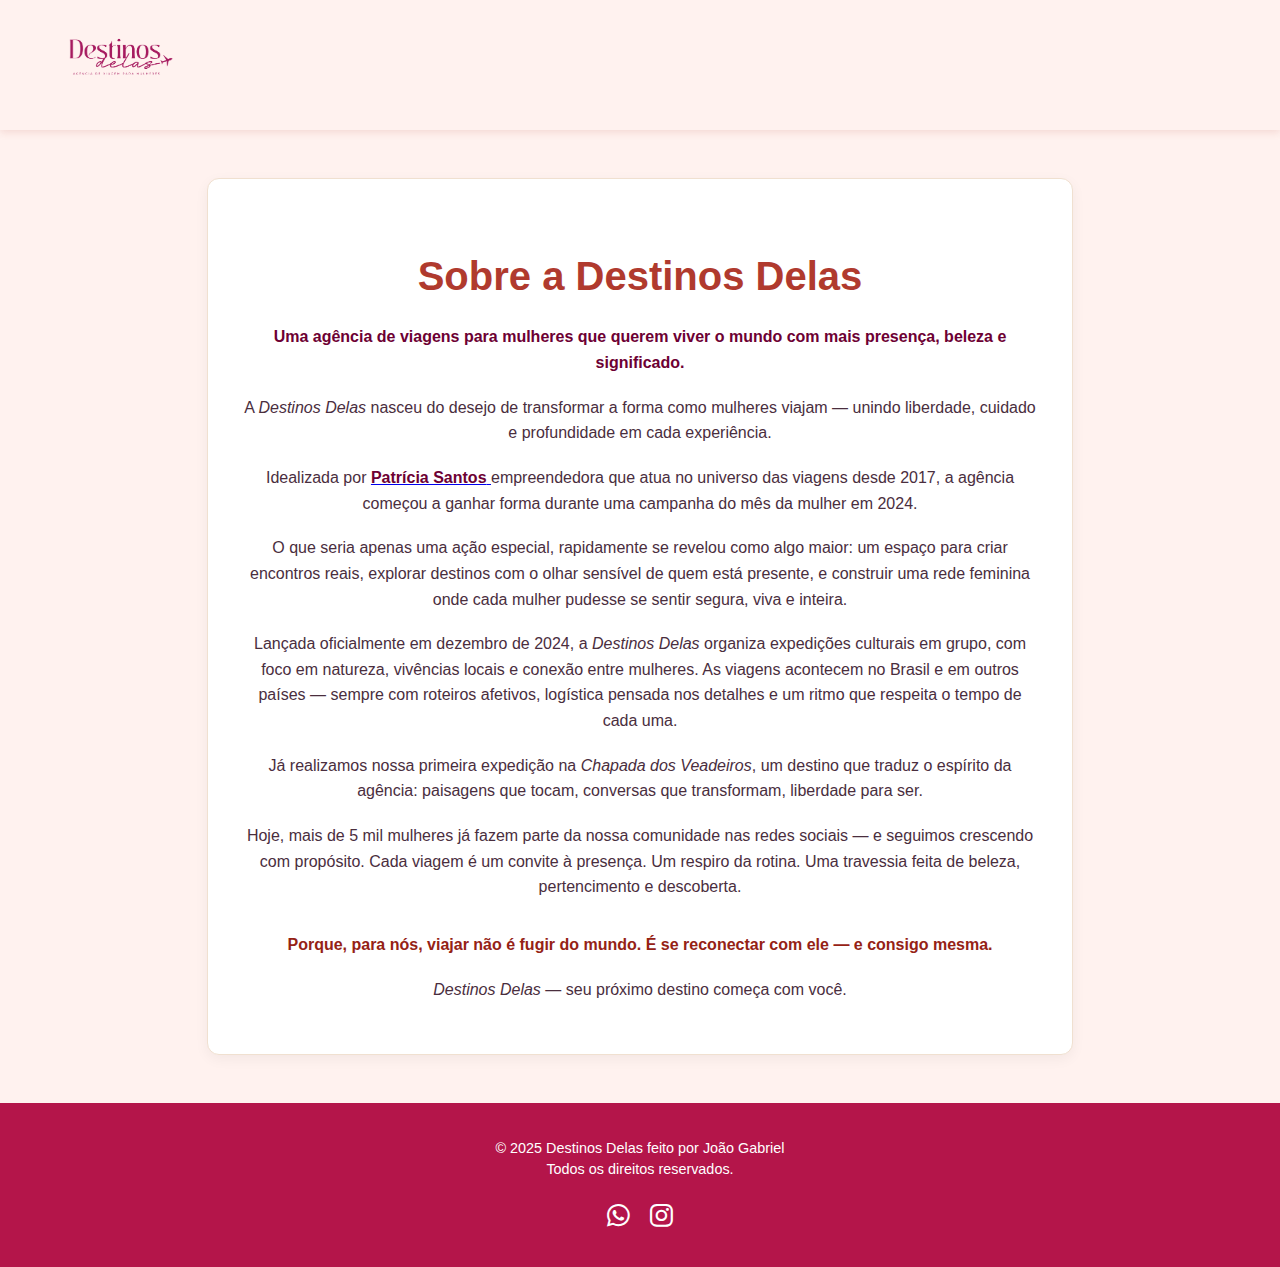
<file: index.html>
<!DOCTYPE html>
<html lang="pt-BR">

<head>
  <meta charset="UTF-8">
  <meta name="viewport" content="width=device-width, initial-scale=1.0">
  <title>Destinos Delas</title>
  <link rel="stylesheet" href="style.css">
  <link rel="stylesheet" href="https://cdnjs.cloudflare.com/ajax/libs/font-awesome/6.0.0-beta3/css/all.min.css">
</head>

<body>
  <header class="topo">
    <div class="logo">
      <a href="index.html"></a>
      <a href="/index.html"><img src="/Imagens/logo destinos  sem fundo -05 (1).png" alt="Destino Delas"></a>
    </div>


    <nav class="menu"> <!-- Oculte o menu inicialmente -->
      <ul>
        <li><a href="index.html">Sobre</a></li>
        <li><a href="Viagens.html">Viagens</a></li>
        <li><a href="Como_funciona.html">Como Funciona</a></li>
        <li><a href="Depoimentos.html">Relatos</a></li>
        <li><a class="quero-viajar" href="Quero_Viajar.html">Quero Viajar</a></li>
      </ul>
    </nav>
  </header>

  <section id="sobre">
    <h2>Sobre a Destinos Delas</h2>

    <p><strong>Uma agência de viagens para mulheres que querem viver o mundo com mais presença, beleza e
        significado.</strong></p>

    <p>
      A <em>Destinos Delas</em> nasceu do desejo de transformar a forma como mulheres viajam — unindo liberdade, cuidado
      e profundidade em cada experiência.
    <p> Idealizada por <a href="https://www.instagram.com/apatriciasantosp?igsh=MWw4ams2emxweHB6bg==" target="_blank">
        <strong>Patrícia
          Santos</strong> </a>empreendedora que atua no universo das viagens desde 2017, a agência começou a ganhar
      forma durante uma campanha do mês da mulher em 2024.
    </p>
    </p>

    <p>
      O que seria apenas uma ação especial, rapidamente se revelou como algo maior: um espaço para criar encontros
      reais, explorar destinos com o olhar sensível de quem está presente, e construir uma rede feminina onde cada
      mulher pudesse se sentir segura, viva e inteira.
    </p>

    <p>
      Lançada oficialmente em dezembro de 2024, a <em>Destinos Delas</em> organiza expedições culturais em grupo, com
      foco em natureza, vivências locais e conexão entre mulheres. As viagens acontecem no Brasil e em outros países —
      sempre com roteiros afetivos, logística pensada nos detalhes e um ritmo que respeita o tempo de cada uma.
    </p>

    <p>
      Já realizamos nossa primeira expedição na <em>Chapada dos Veadeiros</em>, um destino que traduz o espírito da
      agência:
      paisagens que tocam, conversas que transformam, liberdade para ser.
    </p>

    <p>
      Hoje, mais de 5 mil mulheres já fazem parte da nossa comunidade nas redes sociais — e seguimos crescendo com
      propósito. Cada viagem é um convite à presença. Um respiro da rotina. Uma travessia feita de beleza, pertencimento
      e descoberta.
    </p>

    <p class="frase-final">
      Porque, para nós, viajar não é fugir do mundo. É se reconectar com ele — e consigo mesma.
    </p>
    <p><em>Destinos Delas</em> — seu próximo destino começa com você.</p>
  </section>

  <footer class="rodape">
    <div class="rodape-conteudo">
      <p>&copy; 2025 Destinos Delas feito por João Gabriel<br>Todos os direitos reservados.
      </p>
      <div class="redes-sociais">
        <a href="https://api.whatsapp.com/send/?phone=556195109211&text&type=phone_number&app_absent=0&wame_ctl=1&fbclid=PAQ0xDSwKomk1leHRuA2FlbQIxMAABp3bjokME7H6Dt5z-pnX3zi9ZnXSh-fK72OedSqUTqEo4JOXWRW9OAj7st68__aem_2taL6wrGZSwbhSf1gGqQlw"
          target="_blank" aria-label="Entre em contato pelo WhatsApp">
          <i class="fab fa-whatsapp"></i>
        </a>
        <a href="https://www.instagram.com/destinosdelas?igsh=MTc1cWxpdmNtNGZlYg==" target="_blank"
          aria-label="Siga-nos no Instagram">
          <i class="fab fa-instagram"></i>
        </a>
      </div>
    </div>
  </footer>


  <script src="script.js"></script>

</body>

</html>
</file>
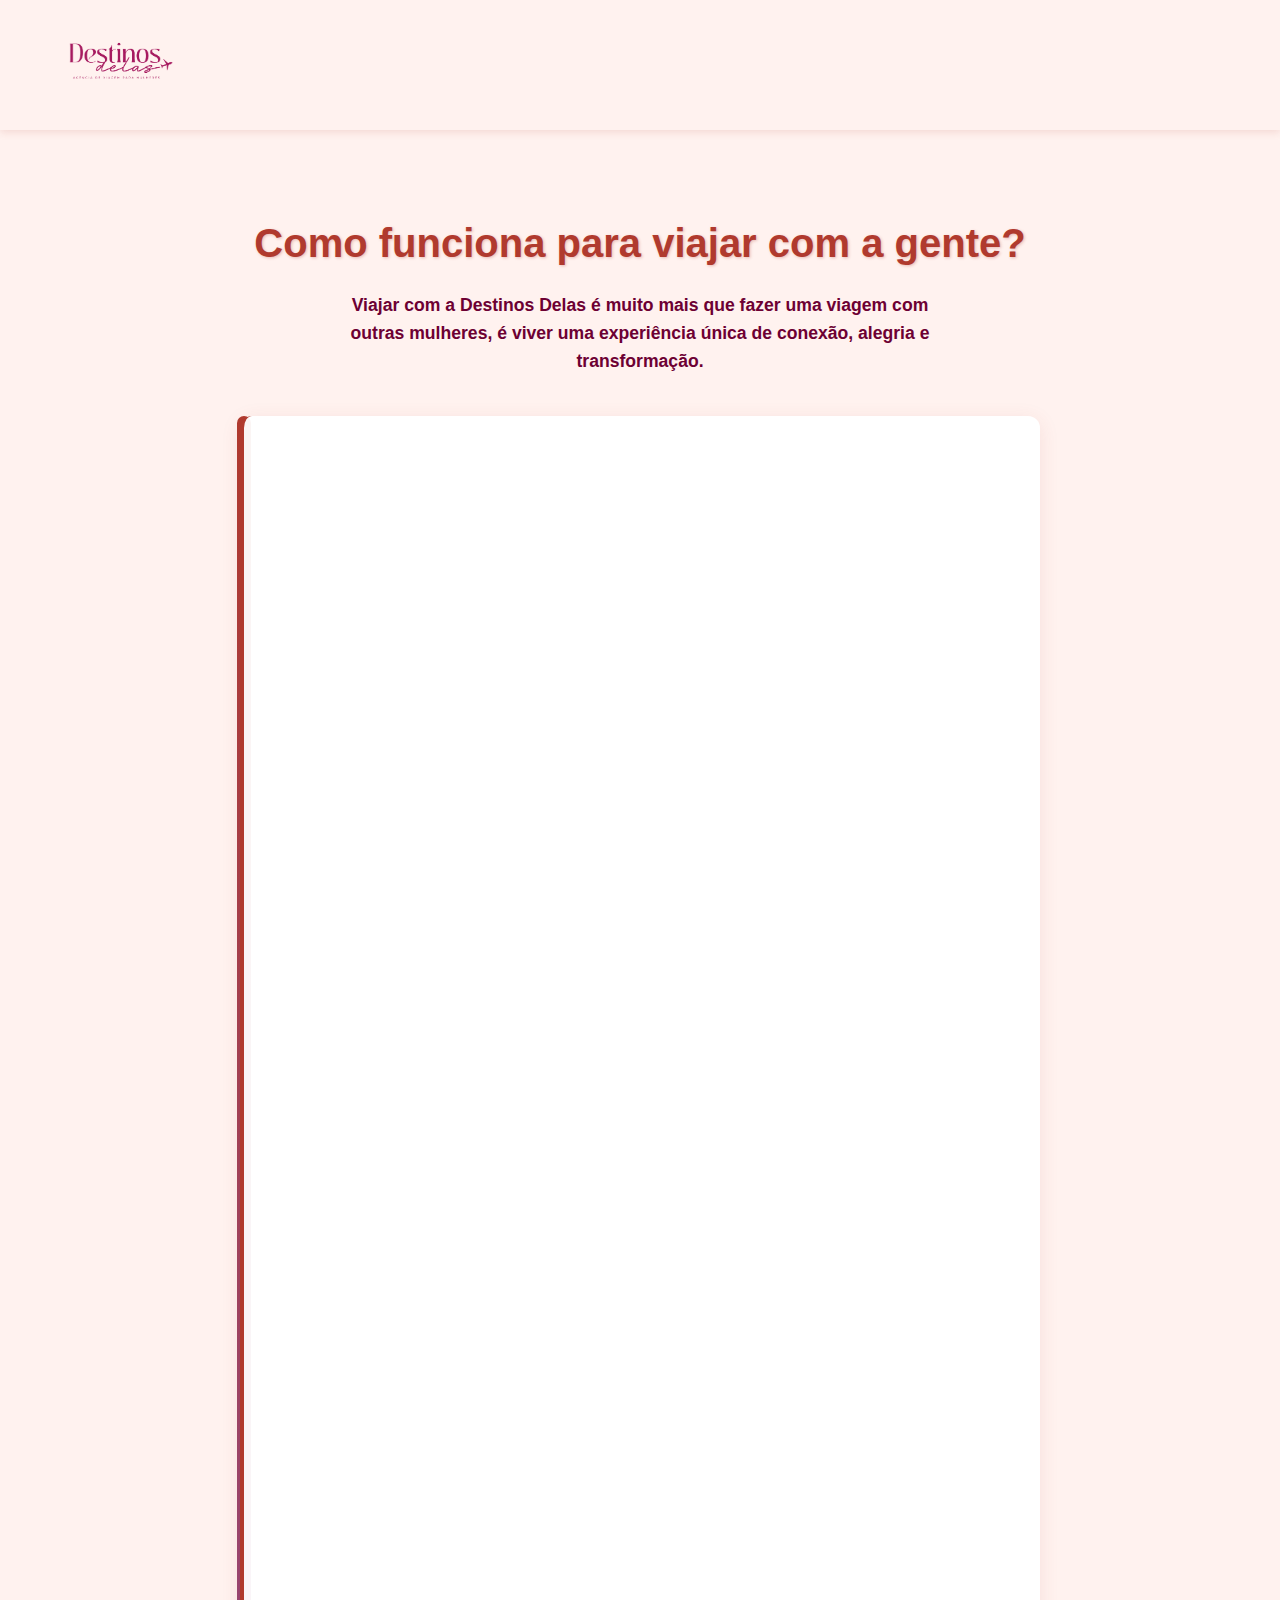
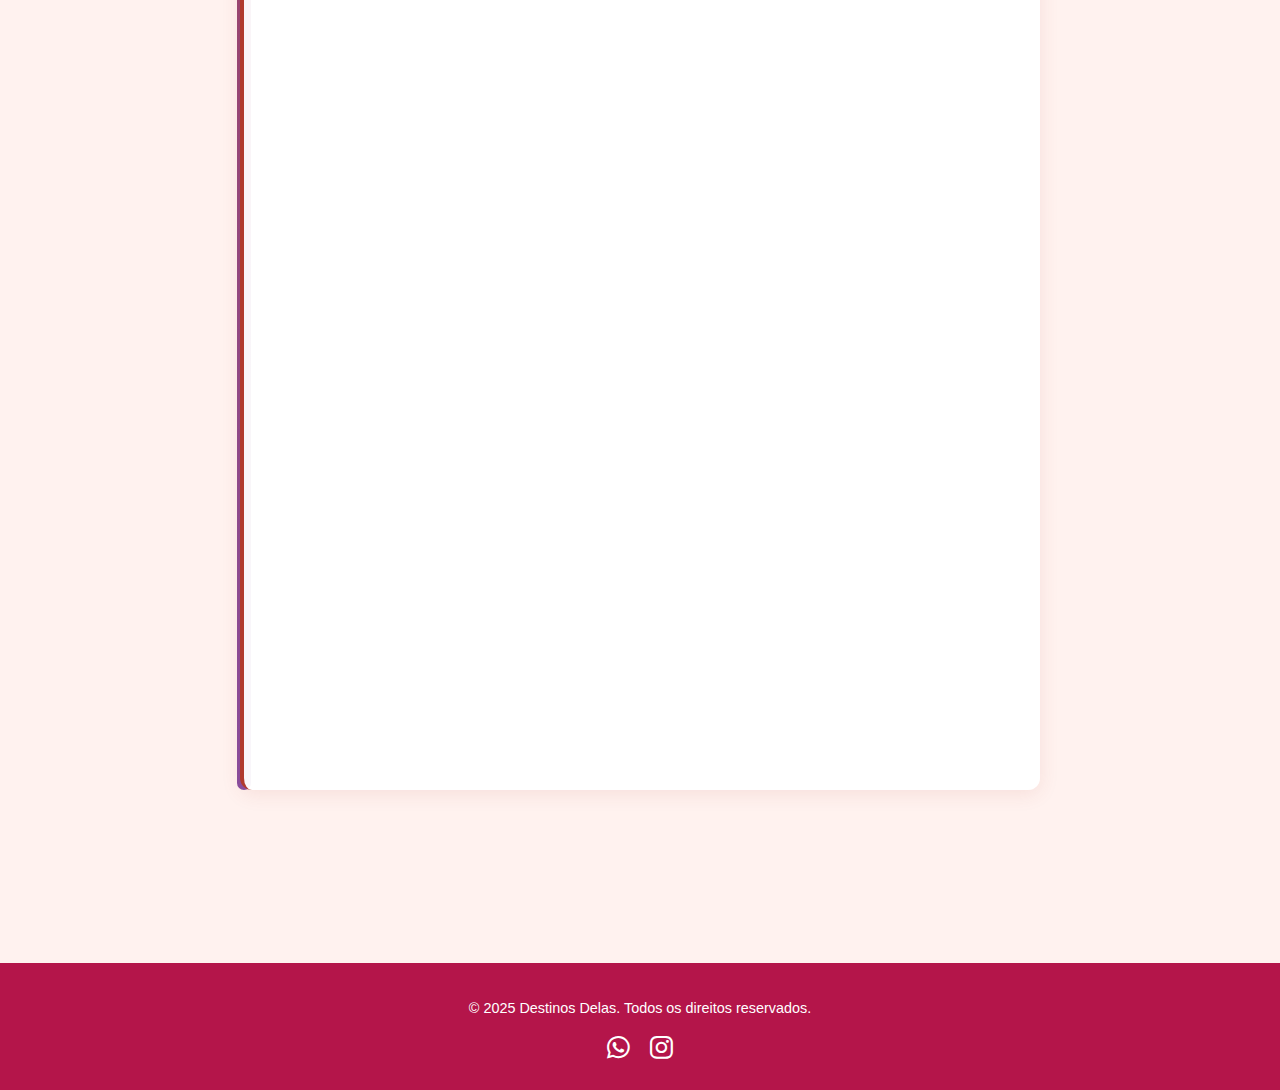
<file: Como_funciona.html>
<html>

<head>
    <title>Destino Delas</title>
    <link rel="stylesheet" href="style.css">
    <link rel="stylesheet" href="https://cdnjs.cloudflare.com/ajax/libs/font-awesome/6.0.0-beta3/css/all.min.css">
</head>

<body>
    <header class="topo">
        <div class="logo">
            <img src="/Imagens/logo destinos  sem fundo -05 (1).png" alt="Destino Delas">
        </div>
        <nav class="menu">
            <ul>
                <li><a href="index.html">Sobre</a></li>
                <li><a href="Viagens.html">Viagens</a></li>
                <li><a href="Como_funciona.html">Como Funciona</a></li>
                <li><a href="Depoimentos.html">Depoimentos</a></li>
                <li><a class="quero-viajar" href="Quero_Viajar.html">Quero viajar</a></li>
            </ul>
        </nav>
    </header>
    <section id="como-funciona" class="timeline-section">
        <h2>Como funciona para viajar com a gente?</h2>
        <p style="max-width:600px; margin: 0 auto 40px auto; color: #6d0033; font-weight: 600;">
            Viajar com a Destinos Delas é muito mais que fazer uma viagem com outras mulheres, é viver uma experiência
            única
            de conexão, alegria e transformação.
        </p>
        <div class="timeline">

            <div class="timeline-item">
                <div class="timeline-block">
                    <div class="timeline-icon" aria-label="Ícone localização">📍</div>
                    <div class="timeline-content">
                        <h3>Passo 1: Escolha o destino que te chama</h3>
                        <p>
                            Nós anunciamos cada viagem com data, roteiro detalhado e valor claro. Quando o seu coração
                            bater
                            mais forte por alguma delas, é sinal de que essa aventura é para você.
                        </p>
                    </div>
                </div>
            </div>

            <div class="timeline-item">
                <div class="timeline-block">
                    <div class="timeline-icon" aria-label="Ícone mensagem">💬</div>
                    <div class="timeline-content">
                        <h3>Passo 2: Entre em contato com a gente</h3>
                        <p>
                            Escolheu sua viagem? É só chamar no WhatsApp (link na bio). Tiramos todas as dúvidas,
                            explicamos
                            com calma e ajudamos a encontrar a melhor forma de pagamento para você.
                        </p>
                    </div>
                </div>
            </div>

            <div class="timeline-item">
                <div class="timeline-block">
                    <div class="timeline-icon" aria-label="Ícone confirmação">📝</div>
                    <div class="timeline-content">
                        <h3>Passo 3: Vaga confirmada, seu sonho começa aqui</h3>
                        <p>
                            Após o pagamento da entrada e envio dos seus dados, você recebe seu contrato e sua vaga está
                            garantida. Pode começar a contagem regressiva para a maior aventura da sua vida!
                        </p>
                    </div>
                </div>
            </div>

            <div class="timeline-item">
                <div class="timeline-block">
                    <div class="timeline-icon" aria-label="Ícone celular">📱</div>
                    <div class="timeline-content">
                        <h3>Passo 4: Pré-viagem com conexão</h3>
                        <p>
                            Faltando 30 dias, criamos o grupo oficial no WhatsApp. É o espaço perfeito para começar a se
                            conectar com as outras mulheres incríveis que vão viver essa expedição com você.
                        </p>
                    </div>
                </div>
            </div>

            <div class="timeline-item">
                <div class="timeline-block">
                    <div class="timeline-icon" aria-label="Ícone guia">📘</div>
                    <div class="timeline-content">
                        <h3>Passo 5: Receba o Guia completo da viagem</h3>
                        <p>
                            Em torno de 20 dias antes, você recebe no grupo o nosso guia com roteiro, clima, seguro
                            viagem,
                            custos estimados e atualizações em tempo real. Tudo para viajar tranquila, segura e animada.
                        </p>
                    </div>
                </div>
            </div>

            <div class="timeline-item">
                <div class="timeline-block">
                    <div class="timeline-icon" aria-label="Ícone integração virtual">👩‍💻</div>
                    <div class="timeline-content">
                        <h3>Passo 6: Integração virtual para unir as manas</h3>
                        <p>
                            Faltando 7 dias, fazemos uma videoconferência para você conhecer as outras manas, tirar as
                            últimas dúvidas e fazermos um check-in simbólico antes da viagem.
                        </p>
                    </div>
                </div>
            </div>

            <div class="timeline-item">
                <div class="timeline-block">
                    <div class="timeline-icon" aria-label="Ícone seguro viagem">🛡️</div>
                    <div class="timeline-content">
                        <h3>Passo 7: Seguro viagem, segurança garantida</h3>
                        <p>
                            Antes do embarque, você recebe por e-mail sua apólice de seguro e as instruções caso precise
                            usar (mas esperamos que não precise!).
                        </p>
                    </div>
                </div>
            </div>

            <div class="timeline-item">
                <div class="timeline-block">
                    <div class="timeline-icon" aria-label="Ícone mala">🧳</div>
                    <div class="timeline-content">
                        <h3>Passo 8: Dia VDD – A aventura começa</h3>
                        <p>
                            No dia do embarque, nos encontramos no ponto combinado. Você recebe seu kit de boas-vindas e
                            começamos a expedição com muita conexão, alegria e transformação.
                        </p>
                    </div>
                </div>
            </div>

        </div>
    </section>

    <footer class="rodape">
        <div class="rodape-conteudo">
            <p>&copy; 2025 Destinos Delas. Todos os direitos reservados.</p>
            <div class="redes-sociais">
                <a href="https://api.whatsapp.com/send/?phone=556195109211&text&type=phone_number&app_absent=0&wame_ctl=1&fbclid=PAQ0xDSwKomk1leHRuA2FlbQIxMAABp3bjokME7H6Dt5z-pnX3zi9ZnXSh-fK72OedSqUTqEo4JOXWRW9OAj7st68__aem_2taL6wrGZSwbhSf1gGqQlw"
                    target="_blank" aria-label="Entre em contato pelo WhatsApp">
                    <i class="fab fa-whatsapp"></i>
                </a>
                <a href="https://www.instagram.com/destinosdelas?igsh=MTc1cWxpdmNtNGZlYg==" target="_blank"
                    aria-label="Siga-nos no Instagram">
                    <i class="fab fa-instagram"></i>
                </a>
            </div>
        </div>
    </footer>
</body>




</html>
</file>
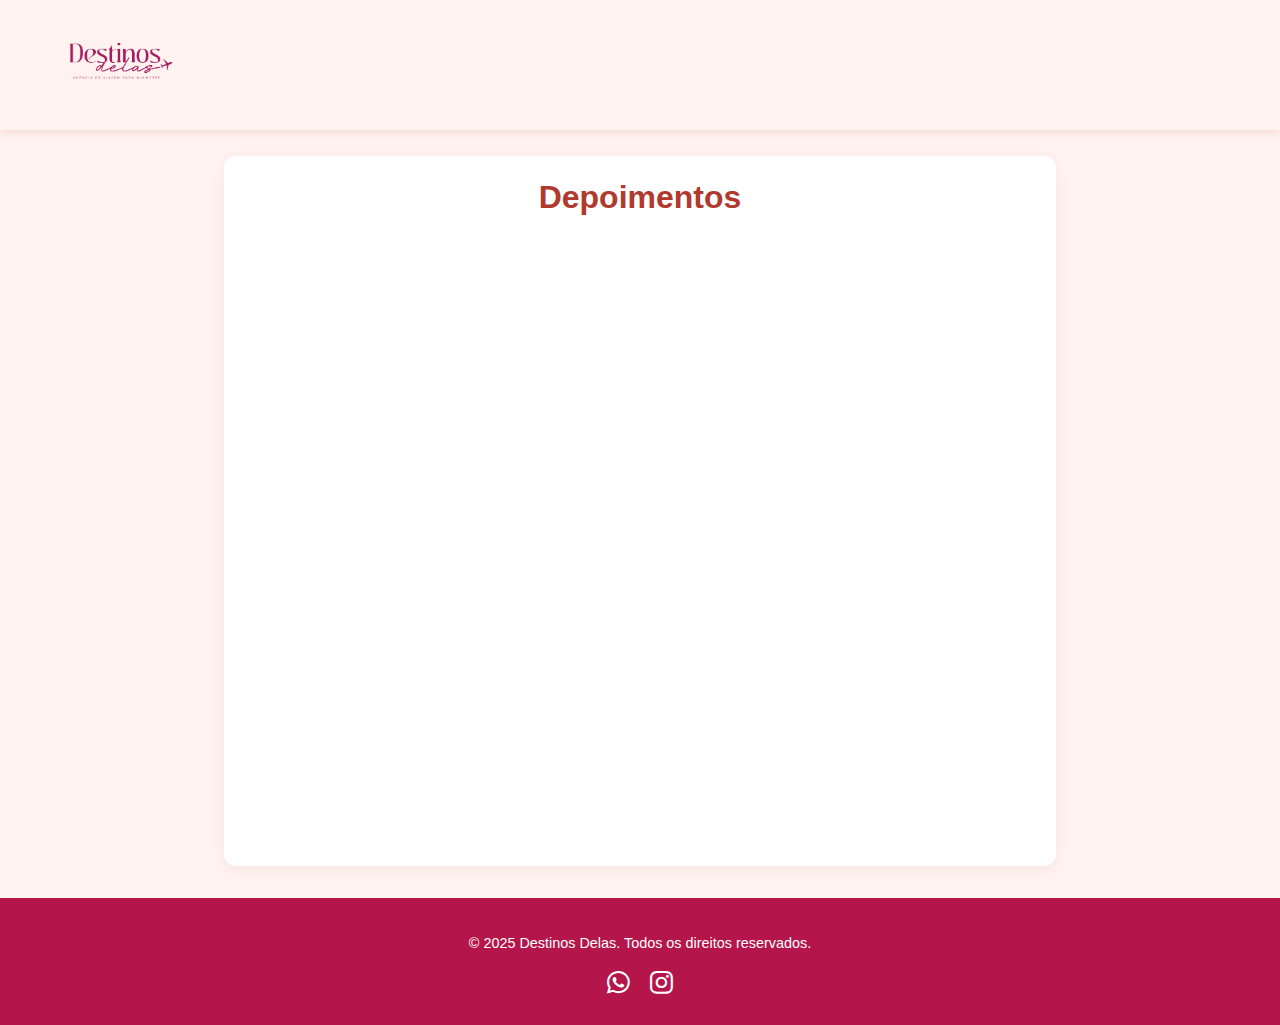
<file: Depoimentos.html>
<html>

<head>
    <title>Destino Delas</title>
    <link rel="stylesheet" href="style.css">
    <link rel="stylesheet" href="https://cdnjs.cloudflare.com/ajax/libs/font-awesome/6.0.0-beta3/css/all.min.css">
</head>

<body>
    <header class="topo">
        <div class="logo">
            <img src="/Imagens/logo destinos  sem fundo -05 (1).png" alt="Destino Delas">
        </div>
        <nav class="menu">
            <ul>
                <li><a href="index.html">Sobre</a></li>
                <li><a href="Viagens.html">Viagens</a></li>
                <li><a href="Como_funciona.html">Como Funciona</a></li>
                <li><a href="Depoimentos.html">Depoimentos</a></li>
                <li><a class="quero-viajar" href="Quero_Viajar.html">Quero viajar</a></li>
            </ul>
        </nav>
    </header>
    <br>
    <section id="depoimentos" class="depoimentos-section">
        <h2>Depoimentos</h2>

        <div class="comentario">
            <p><strong>Ana Luiza:</strong> A Chapada dos Veadeiros é simplesmente mágica! As cachoeiras, o céu estrelado
                e a energia do lugar são indescritíveis.</p>
        </div>

        <div class="comentario">
            <p><strong>Fernanda:</strong> Nunca me senti tão conectada com a natureza. Cada trilha foi uma nova
                descoberta. Quero voltar logo!</p>
        </div>

        <div class="comentario">
            <p><strong>Letícia:</strong> Uma viagem transformadora! As paisagens são de tirar o fôlego e as pessoas são
                super acolhedoras.</p>
        </div>

        <div class="comentario">
            <p><strong>Camila:</strong> Foi uma experiência incrível! Recomendo para quem quer recarregar as energias e
                se encantar com o Brasil.</p>
        </div>

        <div class="comentario">
            <p><strong>Bruna:</strong> Fiquei impressionada com a beleza e a paz do lugar. As fotos não fazem justiça,
                tem que ir e ver com os próprios olhos!</p>
        </div>

        <div class="comentario">
            <p><strong>Natália:</strong> Melhor viagem da vida! Me apaixonei pela Chapada dos Veadeiros. Já estou
                planejando a próxima.</p>
        </div>
    </section>
        <footer class="rodape">
        <div class="rodape-conteudo">
            <p>&copy; 2025 Destinos Delas. Todos os direitos reservados.</p>
            <div class="redes-sociais">
                <a href="https://api.whatsapp.com/send/?phone=556195109211&text&type=phone_number&app_absent=0&wame_ctl=1&fbclid=PAQ0xDSwKomk1leHRuA2FlbQIxMAABp3bjokME7H6Dt5z-pnX3zi9ZnXSh-fK72OedSqUTqEo4JOXWRW9OAj7st68__aem_2taL6wrGZSwbhSf1gGqQlw"
                    target="_blank" aria-label="Entre em contato pelo WhatsApp">
                    <i class="fab fa-whatsapp"></i>
                </a>
                <a href="https://www.instagram.com/destinosdelas?igsh=MTc1cWxpdmNtNGZlYg==" target="_blank"
                    aria-label="Siga-nos no Instagram">
                    <i class="fab fa-instagram"></i>
                </a>
            </div>
        </div>
    </footer>

</body>

</html>
</file>
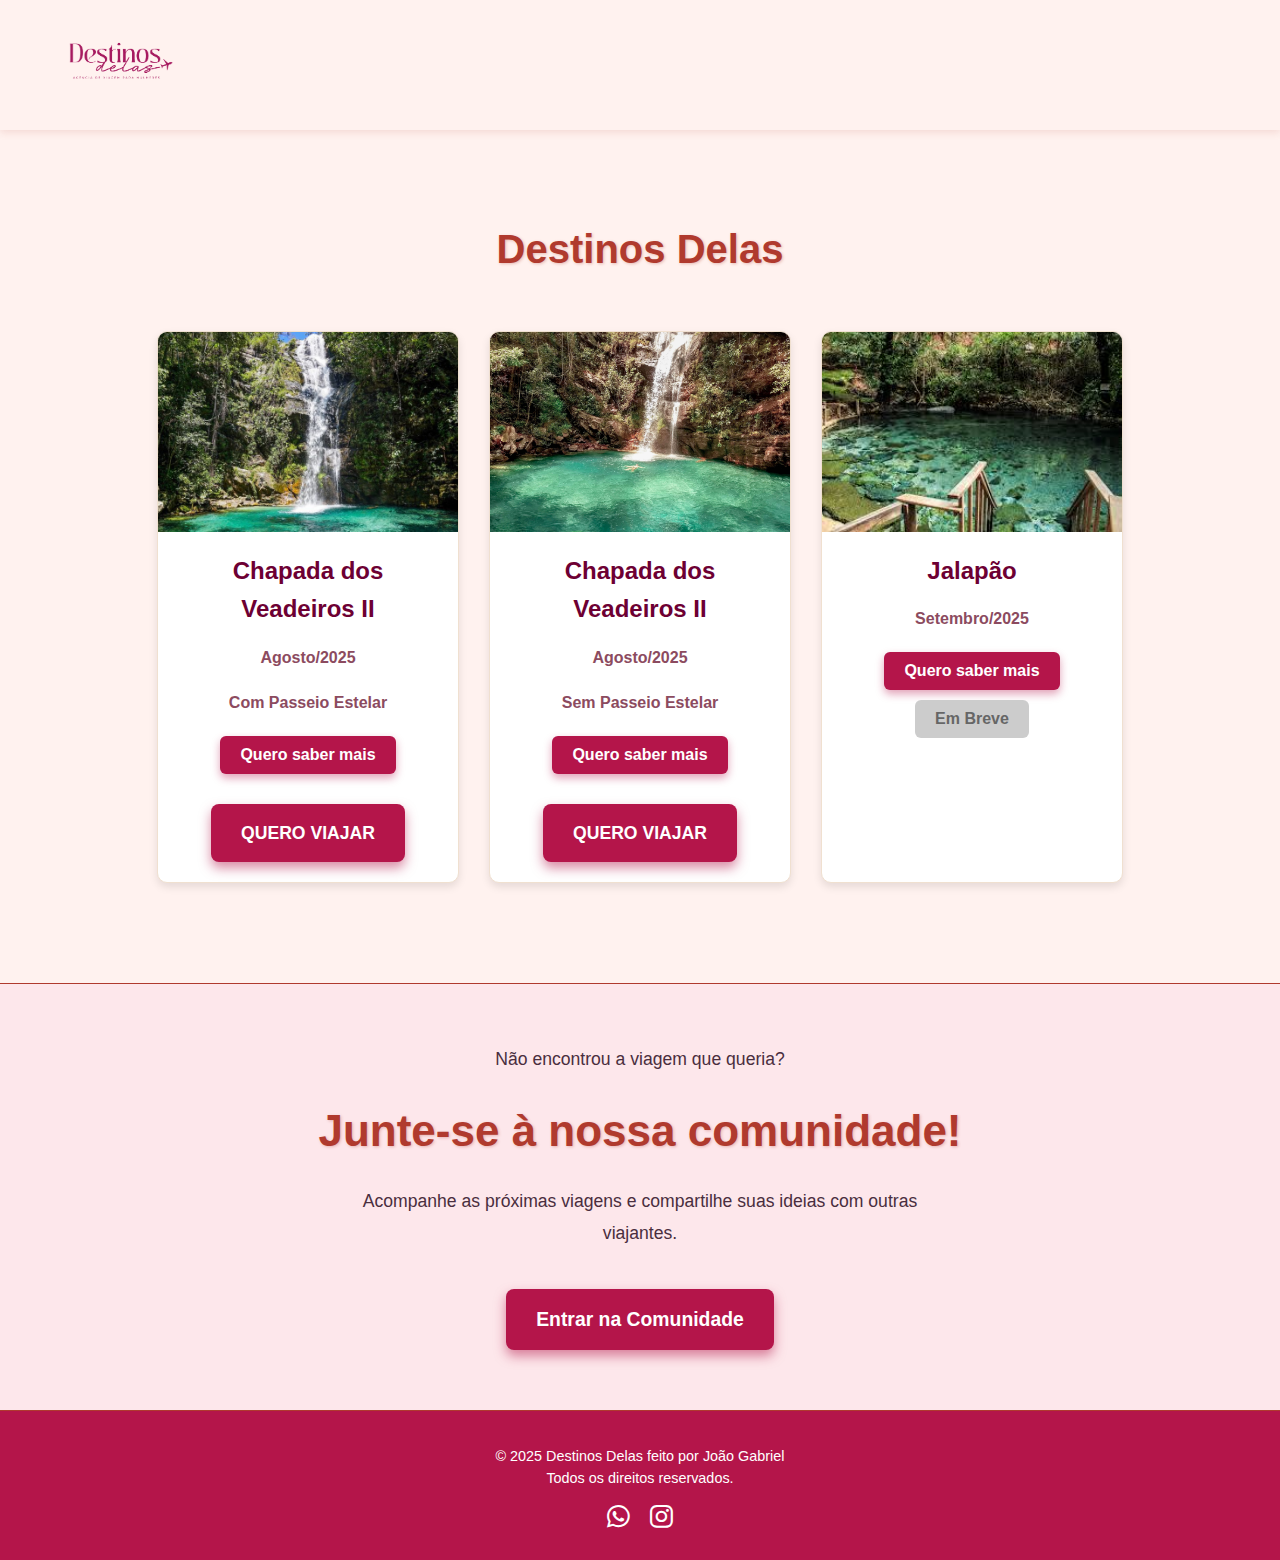
<file: Quero_Viajar.html>
<html>

<head>
    <title>Destinos Delas - Viagens</title>
    <link rel="stylesheet" href="style.css">
    <link rel="stylesheet" href="https://cdnjs.cloudflare.com/ajax/libs/font-awesome/6.0.0-beta3/css/all.min.css">
</head>

<body>
    <header class="topo">
        <div class="logo">
            <a href="/index.html"><img src="/Imagens/logo destinos  sem fundo -05 (1).png" alt="Destino Delas"></a>
        </div>



        <nav class="menu"> <!-- Oculte o menu inicialmente -->
            <ul>
                <li><a href="index.html">Sobre</a></li>
                <li><a href="Viagens.html">Viagens</a></li>
                <li><a href="Como_funciona.html">Como Funciona</a></li>
                <li><a href="Depoimentos.html">Relatos</a></li>
                <li><a class="quero-viajar" href="Quero_Viajar.html">Quero Viajar</a></li>
            </ul>
        </nav>
    </header>

    <div class="main-content">
        <div class="header-section">
            <h1>Destinos Delas</h1>
        </div>

        <div class="destinos-container">

            <div class="destino-card">
                <img src="/Imagens/chapada-dos-veadeiros-brasilia-capa1-820x458.jpg" alt="Chapada dos Veadeiros">
                <div class="content">
                    <h2>Chapada dos Veadeiros II</h2>
                    <p>Agosto/2025</p>
                    <p>Com Passeio Estelar</p>
                    <button onclick="toggleDetalhes('chapada')">Quero saber mais</button>
                    <div id="detalhes-chapada" class="detalhes-viagem">
                        <h3>Cura, natureza e reconexão – uma travessia de volta para si.</h3>
                        <ul>
                            <li><strong>Destino:</strong> Chapada dos Veadeiros</li>
                            <li><strong>Data:</strong> 22 a 27 de agosto de 2025</li>
                            <li><strong>Vagas:</strong> Limitadas (máx. 10 mulheres)</li>
                            <li><strong>Investimento:</strong> 1. À vista: R$ 2.900,00
                                <br>2. Parcelamento Via Pix, entrada de R$ 500,00 + até 4x
                                <br>3. Cartão de Crédito (até 12x com juros)
                            </li>
                            <li><strong>Incluído:</strong> Hospedagem, passeios, transporte local, guia, vivências, kit
                                viajante, Passeio Estelar</li>
                            <li><strong>Não Incluído:</strong> Passagem até Brasília, alimentação fora do roteiro</li>
                        </ul>
                    </div>
                    <a href="https://wa.me/556195109211?text=Olá%2C%20Quero%20Viajar%20para%20Chapada%20dos%20Veadeiros%20com%20Passeio Estelar"
                        target="_blank" class="community-button">QUERO VIAJAR</a>
                </div>
            </div>

            <div class="destino-card">
                <img src="/Imagens/chapada_sem_noite.jpg" alt="Chapada dos Veadeiros">
                <div class="content">
                    <h2>Chapada dos Veadeiros II</h2>
                    <p>Agosto/2025</p>
                    <p>Sem Passeio Estelar</p>
                    <button onclick="toggleDetalhes('chapadas')">Quero saber mais</button>
                    <div id="detalhes-chapadas" class="detalhes-viagem">
                        <h3>Cura, natureza e reconexão – uma travessia de volta para si.</h3>
                        <ul>
                            <li><strong>Destino:</strong> Chapada dos Veadeiros</li>
                            <li><strong>Data:</strong> 22 a 27 de agosto de 2025</li>
                            <li><strong>Vagas:</strong> Limitadas (máx. 10 mulheres)</li>
                            <li><strong>Investimento:</strong> 1. À vista: R$ 2.650,00
                                <br>2. Parcelamento Via Pix, entrada de R$ 500,00 + até 4x
                                <br>3. Cartão de Crédito (até 12x com juros)
                            </li>
                            <li><strong>Incluído:</strong> Hospedagem, passeios, transporte local, guia, vivências, kit
                                viajante</li>
                            <li><strong>Não Incluído:</strong> Passagem até Brasília, alimentação fora do roteiro</li>
                        </ul>
                    </div>
                    <a href="https://wa.me/556195109211?text=Olá%2C%20Quero%20Viajar%20para%20Chapada%20dos%20Veadeiros"
                        target="_blank" class="community-button">QUERO VIAJAR</a>
                </div>
            </div>

            <div class="destino-card">
                <img src="/Imagens/jalapao.jpg" alt="Jalapão">
                <div class="content">
                    <h2>Jalapão</h2>
                    <p>Setembro/2025</p>
                    <button onclick="toggleDetalhes('jalapao')">Quero saber mais</button>
                    <div id="detalhes-jalapao" class="detalhes-viagem">
                        <p>Detalhes sobre a viagem para Jalapão em breve!</p>
                    </div>
                    <button disabled>Em Breve</button>
                    <!-- <a href="" class="community-button">EM BREVE</a> -->
                </div>
            </div>

            <!---
                <div class="destino-card">
                    <div class="img-overlay">
                        Em Breve
                    </div>
                    <div class="content">
                        <h2>Morro de SP + Salvador</h2>
                        <p>Dezembro/2025</p>
                        <button disabled>Em Breve</button>
                    </div>
                </div>
            -->
        </div>
    </div>


    </div>
    <section class="community-callout">
        <p>Não encontrou a viagem que queria?</p>
        <h2>Junte-se à nossa comunidade!</h2>
        <p>Acompanhe as próximas viagens e compartilhe suas ideias com outras viajantes.</p>
        <a href="https://chat.whatsapp.com/DDGx9Z06UM9BDrThxVDOlC?fbclid=PAQ0xDSwKohttleHRuA2FlbQIxMAABp62Zdlil5XDChapp0zhxp-FMvEiWFm0HOrbJSmGtY6_Y2OFUjtY2Ln9imOhA_aem_Q7qN8EoSlDgxJv8cHVEmdw"
            target="_blank" class="community-button">Entrar na Comunidade</a>
    </section>
    </div>
    <footer class="rodape">
        <div class="rodape-conteudo">
            <p>&copy; 2025 Destinos Delas feito por João Gabriel<br>Todos os direitos reservados.</p>
            <div class="redes-sociais">
                <a href="https://api.whatsapp.com/send/?phone=556195109211&text&type=phone_number&app_absent=0&wame_ctl=1&fbclid=PAQ0xDSwKomk1leHRuA2FlbQIxMAABp3bjokME7H6Dt5z-pnX3zi9ZnXSh-fK72OedSqUTqEo4JOXWRW9OAj7st68__aem_2taL6wrGZSwbhSf1gGqQlw"
                    target="_blank" aria-label="Entre em contato pelo WhatsApp">
                    <i class="fab fa-whatsapp"></i>
                </a>
                <a href="https://www.instagram.com/destinosdelas?igsh=MTc1cWxpdmNtNGZlYg==" target="_blank"
                    aria-label="Siga-nos no Instagram">
                    <i class="fab fa-instagram"></i>
                </a>
            </div>
        </div>
    </footer>


    <script src="script.js"></script>


</body>

</html>
</file>
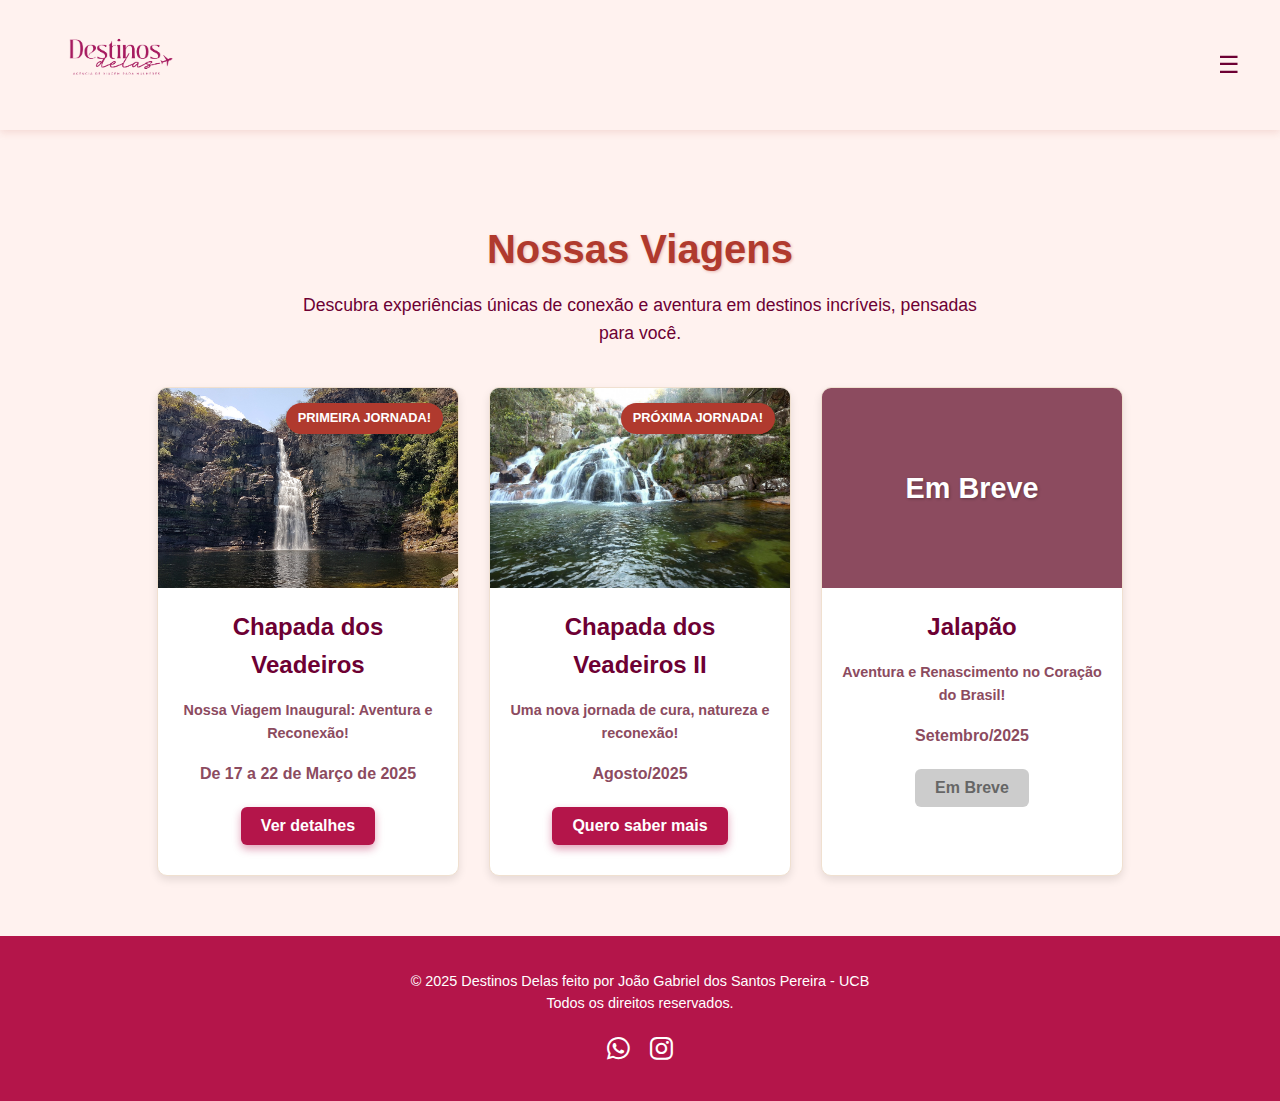
<file: Viagens.html>
<!DOCTYPE html>
<html lang="pt-BR">

<head>
    <meta charset="UTF-8">
    <meta name="viewport" content="width=device-width, initial-scale=1.0">
    <title>Destinos Delas - Viagens</title>
    <link rel="stylesheet" href="style.css">
    <link rel="stylesheet" href="https://cdnjs.cloudflare.com/ajax/libs/font-awesome/6.0.0-beta3/css/all.min.css">
</head>

<body>
    <header class="topo">
        <div class="logo">
            <a href="/index.html"><img src="/Imagens/logo destinos  sem fundo -05 (1).png" alt="Destino Delas"></a>
        </div>

        <!-- Ícone do menu hambúrguer (mobile) -->
        <div class="menu-toggle" onclick="toggleMenu()">&#9776;</div>

        <nav class="menu">
            <ul>
                <li><a href="index.html">Sobre</a></li>
                <li><a href="Viagens.html">Viagens</a></li>
                <li><a href="Como_funciona.html">Como Funciona</a></li>
                <li><a href="Depoimentos.html">Depoimentos</a></li>
                <li><a class="quero-viajar" href="Quero_Viajar.html">Quero viajar</a></li>
            </ul>
        </nav>
    </header>

    <div class="main-content">
        <div class="header-section">
            <h1>Nossas Viagens</h1>
            <p>Descubra experiências únicas de conexão e aventura em destinos incríveis, pensadas para você.</p>
        </div>

        <div class="destinos-container">

            <div class="destino-card">
                <div class="badge">Primeira Jornada!</div>
                <img src="/Imagens/chapadaI.jpg" alt="Chapada dos Veadeiros">
                <div class="content">
                    <h2>Chapada dos Veadeiros</h2>
                    <p class="subtitle">Nossa Viagem Inaugural: Aventura e Reconexão!</p>
                    <p>De 17 a 22 de Março de 2025</p>
                    <button onclick="toggleDetalhes('chapada1')">Ver detalhes</button>
                    <div id="detalhes-chapada1" class="detalhes-viagem">
                        <h3>Cura, natureza e reconexão – uma travessia de volta para si.</h3>
                        <ul>
                            <li><strong>Datas:</strong> 17 a 22 de Março de 2025 (6 dias / 5 noites)</li>
                            <li><strong>Hospedagem:</strong> Em Alto Paraíso com café da manhã.</li>
                            <li><strong>Transporte:</strong> Para todas as cachoeiras do roteiro.</li>
                            <li><strong>Guia:</strong> Local especializado.</li>
                            <li><strong>Alimentação:</strong> Lanche durante as trilhas.</li>
                            <li><strong>Serviço de Bordo:</strong> Snacks e água mineral.</li>
                            <li><strong>Segurança:</strong> Seguro viagem incluso.</li>
                        </ul>
                        <h4>Locais Explorados:</h4>
                        <ul class="locais-visitados">
                            <li>Cachoeira Loquinhas</li>
                            <li>Pôr do sol no Morro do Buraco</li>
                            <li>Vale da Lua</li>
                            <li>Parque Nacional da Chapada dos Veadeiros</li>
                            <li>Pôr do sol no Bar do Mirante</li>
                            <li>Cachoeira São Bento</li>
                            <li>Cachoeiras Almécegas I e II</li>
                            <li>Pôr do sol na Pura Chapada</li>
                            <li>Catarata dos Couros</li>
                            <li>Cachoeira Santa Bárbara</li>
                            <li>Cachoeira Capivara</li>
                            <li>Cachoeira dos Cristais</li>
                        </ul>
                        <p class="action-text">Veja alguns dos momentos da nossa primeira aventura! <a
                                href="https://www.instagram.com/p/DHn0eO7ucyA/?igsh=MWV5MzJ0OHp1MmZ6Yg=="
                                target="_blank" class="link-galeria">Veja a galeria de fotos!</a></p>
                    </div>
                </div>
            </div>

            <div class="destino-card">
                <div class="badge">Próxima Jornada!</div>
                <img src="/Imagens/cachoeira-da-capivara.jpg" alt="Chapada dos Veadeiros II">
                <div class="content">
                    <h2>Chapada dos Veadeiros II</h2>
                    <p class="subtitle">Uma nova jornada de cura, natureza e reconexão!</p>
                    <p>Agosto/2025</p>
                    <button onclick="toggleDetalhes('chapada2')">Quero saber mais</button>
                    <div id="detalhes-chapada2" class="detalhes-viagem">
                        <h3>Prepare-se para uma nova imersão na Chapada dos Veadeiros!</h3>
                        <p>Devido ao sucesso da nossa primeira viagem, estamos preparando uma nova edição para você se
                            reconectar com a natureza exuberante do cerrado e consigo mesma.</p>
                        <p><strong>Para datas exatas e detalhes do novo roteiro</strong></p>
                        <p> <a href="Quero_Viajar.html" class="link-quero-viajar">Clique Aqui!</a></p>
                    </div>
                </div>
            </div>

            <div class="destino-card">
                <div class="img-overlay">
                    Em Breve
                </div>
                <div class="content">
                    <h2>Jalapão</h2>
                    <p class="subtitle">Aventura e Renascimento no Coração do Brasil!</p>
                    <p>Setembro/2025</p>
                    <button disabled>Em Breve</button>
                </div>
            </div>

        </div>
    </div>

    <footer class="rodape">
        <div class="rodape-conteudo">
            <p>&copy; 2025 Destinos Delas feito por João Gabriel dos Santos Pereira - UCB <br>Todos os direitos
                reservados.</p>
            <div class="redes-sociais">
                <a href="https://api.whatsapp.com/send/?phone=556195109211&text&type=phone_number&app_absent=0&wame_ctl=1&fbclid=PAQ0xDSwKomk1leHRuA2FlbQIxMAABp3bjokME7H6Dt5z-pnX3zi9ZnXSh-fK72OedSqUTqEo4JOXWRW9OAj7st68__aem_2taL6wrGZSwbhSf1gGqQlw"
                    target="_blank" aria-label="Entre em contato pelo WhatsApp">
                    <i class="fab fa-whatsapp"></i>
                </a>
                <a href="https://www.instagram.com/destinosdelas?igsh=MTc1cWxpdmNtNGZlYg==" target="_blank"
                    aria-label="Siga-nos no Instagram">
                    <i class="fab fa-instagram"></i>
                </a>
            </div>
        </div>
    </footer>

    <script src="script.js"></script>


</body>

</html>
</file>
<file: style.css>
body {
    margin: 0;
    font-family: 'Arial', sans-serif;
    background-color: #fff2ef; /* Cor de fundo principal */
    color: #4a2e3e; /* Cor de texto padrão */
    line-height: 1.6;
}


/* VARIÁVEIS CSS (PALETA DE CORES) */
:root {
    --cor-fundo-claro: #fff2ef;
    --cor-fundo-section: #fff;
    --cor-fundo-card: #fdf6f9;

    --cor-primaria: #b4154a;
    /* Vermelho mais forte, botões de ação */
    --cor-primaria-hover: #91103a;
    /* Vermelho mais escuro no hover */

    --cor-secundaria: #6d0033;
    /* Roxo escuro, texto de menu, títulos de card */
    --cor-terciaria: #b03a2e;
    /* Marrom avermelhado, títulos de seção, linha do tempo */
    --cor-quaternaria: #884ea0;
    /* Roxo médio, títulos dentro da timeline */
    --cor-quinto: #8c4b5f;
    /* Roxo acinzentado, subtítulos, datas */

    --cor-texto-principal: #4a2e3e;
    /* Texto geral */
    --cor-texto-destaque: #952215;
    /* Frase final no "Sobre" */
    --cor-texto-card-link: #5b2f4f;
    /* Texto de parágrafos na timeline */

    --cor-borda-clara: #f0e0d0;
    /* Borda leve para cards e seções */

    --shadow-leve: 0 2px 8px rgba(176, 58, 46, 0.15);
    --shadow-media: 0 4px 14px rgba(0, 0, 0, 0.05);
    --shadow-card: 0 4px 8px rgba(0, 0, 0, 0.1);
    --shadow-card-hover: 0 8px 16px rgba(0, 0, 0, 0.15);
    --shadow-button: 0 4px 8px rgba(180, 21, 74, 0.4);
    --shadow-button-hover: 0 6px 12px rgba(145, 16, 58, 0.6);
    --shadow-timeline: 0 4px 20px rgba(176, 58, 46, 0.1);
    --shadow-timeline-item-hover: 0 12px 30px rgba(176, 58, 46, 0.35);
}

/* CABEÇALHO (TOPO) */
.topo {
    display: flex;
    align-items: center;
    justify-content: space-between;
    background-color: var(--cor-fundo-claro);
    padding: 10px 40px;
    height: 110px;
    box-shadow: var(--shadow-leve);
    position: sticky;
    top: 0;
    z-index: 1000;
}

.logo {
    display: flex;
    justify-content: center;
    align-items: center;
    margin-top: 10px;
}
.logo img {
    height: 150px; /* Ajuste a altura da logo para 150px */
    width: auto;
    object-fit: contain;
    transition: transform 0.3s ease;
}
.logo img:hover {
    transform: scale(1.05);
}

/* MENU DE NAVEGAÇÃO          */
.menu {
    display: flex;
    align-items: center;
}

.menu ul {
    list-style: none;
    display: flex;
    gap: 24px;
    margin: 0;
    padding: 0;
}

.menu a {
    text-decoration: none;
    color: var(--cor-secundaria);
    font-weight: 600;
    font-size: 16px;
    padding: 8px 12px;
    border-radius: 6px;
    transition: all 0.3s ease;
}

.menu a:hover {
    color: var(--cor-primaria);
    font-size: 18px;
    background-color: #f9dde1; /* Um tom mais claro baseado na cor primária */
}

/* ESTILO DO BOTÃO "QUERO VIAJAR" NO MENU */
.menu a.quero-viajar {
    background-color: var(--cor-primaria);
    color: white;
    padding: 10px 20px;
    font-weight: 700;
    box-shadow: var(--shadow-button);
}

.menu a.quero-viajar:hover {
    background-color: var(--cor-primaria-hover);
    box-shadow: var(--shadow-button-hover);
}

/* SEÇÃO "SOBRE" (INDEX.HTML) */
#sobre {
    max-width: 800px; /* Largura máxima consistente */
    margin: 3rem auto; /* Centraliza a seção */
    padding: 2rem;
    color: var(--cor-texto-principal);
    font-size: 1rem;
    background-color: var(--cor-fundo-section);
    border-radius: 12px;
    box-shadow: var(--shadow-media);
    border: 1px solid var(--cor-borda-clara);
    text-align: center;
}

#sobre h2 {
    color: var(--cor-terciaria);
    font-size: 2.5rem;
    font-weight: 700;
    margin-bottom: 1rem;
}

#sobre p {
    margin-bottom: 1.2rem;
}

#sobre p strong {
    font-weight: 700;
    /* Garante que o strong mantenha o negrito */
    color: var(--cor-secundaria);
    /* Pode dar um destaque de cor aqui se desejar */
}

#sobre .frase-final {
    font-weight: 700;
    color: var(--cor-texto-destaque);
    margin-top: 2rem;
    /* Adicionado para dar mais espaçamento antes da frase final */
}


/* SEÇÃO "COMO FUNCIONA" (TIMELINE) */
.timeline-section {
    padding: 3rem 1rem 4rem 1rem;
    max-width: 800px;
    margin: 0 auto 4rem auto;
    color: var(--cor-texto-principal);
}

.timeline-section h2 {
    font-size: 2.5rem;
    color: var(--cor-terciaria);
    text-align: center;
    margin-bottom: 1rem;
    font-weight: 700;
    text-shadow: 1px 1px 3px rgba(176, 58, 46, 0.3);
}

.timeline-section p {
    max-width: 600px;
    margin: 0 auto 40px auto;
    color: var(--cor-secundaria);
    font-weight: 600;
    font-size: 1.1rem;
    text-align: center;
}

/* Timeline container */
.timeline {
    position: relative;
    margin: 2rem 0;
    padding-left: 2.5rem;
    border-left: 4px solid var(--cor-terciaria);
    background: rgba(255, 255, 255, 0.95);
    border-radius: 12px;
    box-shadow: var(--shadow-timeline);
}

/* Gradient line behind timeline */
.timeline::before {
    content: "";
    position: absolute;
    top: 0;
    left: -7px;
    height: 100%;
    width: 14px;
    background: linear-gradient(180deg, var(--cor-terciaria) 0%, var(--cor-quaternaria) 100%);
    z-index: -1;
    animation: grow-line 1.5s ease-out forwards;
    border-radius: 8px;
}

@keyframes grow-line {
    from {
        height: 0;
    }

    to {
        height: 100%;
    }
}

/* Each timeline item */
.timeline-item {
    margin-bottom: 2.8rem;
    position: relative;
    padding-left: 1.2rem;
    opacity: 0;
    transform: translateY(30px);
    animation: fadeInUp 0.6s forwards;
    /* Delays para cada item serão definidos individualmente no CSS */
}

.timeline-item:nth-child(1) {
    animation-delay: 0.1s;
}

.timeline-item:nth-child(2) {
    animation-delay: 0.25s;
}

.timeline-item:nth-child(3) {
    animation-delay: 0.4s;
}

.timeline-item:nth-child(4) {
    animation-delay: 0.55s;
}

.timeline-item:nth-child(5) {
    animation-delay: 0.7s;
}

.timeline-item:nth-child(6) {
    animation-delay: 0.85s;
}

.timeline-item:nth-child(7) {
    animation-delay: 1s;
}

.timeline-item:nth-child(8) {
    animation-delay: 1.15s;
}

@keyframes fadeInUp {
    to {
        opacity: 1;
        transform: translateY(0);
    }
}

/* Circle bullet point */
.timeline-item::before {
    content: "";
    position: absolute;
    left: -32px;
    top: 12px;
    width: 22px;
    height: 22px;
    background-color: var(--cor-terciaria);
    border-radius: 50%;
    border: 3px solid #fff;
    box-shadow: 0 0 6px 3px rgba(176, 58, 46, 0.4);
    animation: pulse 1.3s infinite;
    transition: box-shadow 0.3s ease;
    cursor: default;
}

.timeline-item:hover::before {
    box-shadow: 0 0 12px 5px rgba(176, 58, 46, 0.7);
}

@keyframes pulse {
    0% {
        box-shadow: 0 0 0 0 rgba(176, 58, 46, 0.5);
    }

    70% {
        box-shadow: 0 0 0 10px rgba(176, 58, 46, 0);
    }

    100% {
        box-shadow: 0 0 0 0 rgba(176, 58, 46, 0);
    }
}

/* Timeline icon */
.timeline-icon {
    font-size: 28px;
    margin-bottom: 8px;
    transition: transform 0.3s ease;
    cursor: default;
    user-select: none;
}

.timeline-icon:hover {
    transform: scale(1.3);
}

/* Timeline content box */
.timeline-content {
    background: var(--cor-fundo-card);
    padding: 1.2rem 1.4rem;
    border-radius: 12px;
    box-shadow: 0 4px 14px rgba(0, 0, 0, 0.07);
    transition: transform 0.3s ease, box-shadow 0.3s ease;
    cursor: default;
    user-select: text;
}

.timeline-content:hover {
    transform: translateY(-5px);
    box-shadow: var(--shadow-timeline-item-hover);
}

.timeline-content h3 {
    margin-top: 0;
    color: var(--cor-quaternaria);
    font-size: 1.3rem;
    font-weight: 700;
    margin-bottom: 0.6rem;
    letter-spacing: 0.03em;
    user-select: text;
}

.timeline-content p {
    margin: 0;
    font-size: 1rem;
    color: var(--cor-texto-card-link);
    user-select: text;
}


/* SEÇÃO "DEPOIMENTOS" */
.depoimentos-section {
    max-width: 800px; /* Largura máxima consistente */
    margin: 0 auto 2rem auto;
    padding: 1rem 1rem 2rem 1rem;
    background: var(--cor-fundo-section);
    border-radius: 12px;
    box-shadow: var(--shadow-media);
    color: var(--cor-texto-principal);
}

.depoimentos-section h2 {
    margin-top: 0;
    margin-bottom: 1rem;
    font-size: 2rem;
    color: var(--cor-terciaria);
    text-align: center;
}

.comentario {
    max-width: 700px;
    margin: 0 auto 1.2rem auto;
    padding: 1rem;
    background: var(--cor-fundo-card);
    border-radius: 10px;
    box-shadow: 0 2px 6px rgba(180, 21, 74, 0.1);
    /* Adicionando animação para os depoimentos */
    opacity: 0;
    transform: translateY(20px);
    animation: fadeInUp 0.6s forwards;
}

.comentario:hover {
    transform: translateY(-3px);
    box-shadow: 0 6px 18px rgba(0, 0, 0, 0.1);
}

/* Delays para cada depoimento */
.comentario:nth-child(1) {
    animation-delay: 0.1s;
}

.comentario:nth-child(2) {
    animation-delay: 0.2s;
}

.comentario:nth-child(3) {
    animation-delay: 0.3s;
}

.comentario:nth-child(4) {
    animation-delay: 0.4s;
}

.comentario:nth-child(5) {
    animation-delay: 0.5s;
}

.comentario:nth-child(6) {
    animation-delay: 0.6s;
}

.comentario p {
    margin: 0;
    font-size: 1rem;
    color: var(--cor-texto-principal);
    line-height: 1.5;
}


/* SEÇÕES DE VIAGENS E QUERO VIAJAR */
.main-content {
    padding-top: 20px;
    background-color: var(--cor-fundo-claro);
}

.header-section {
    text-align: center;
    padding: 40px 20px 20px 20px;
}

.header-section h1 {
    font-size: 2.5em;
    color: var(--cor-terciaria);
    font-weight: 700;
    margin-bottom: 10px;
    text-shadow: 1px 1px 3px rgba(176, 58, 46, 0.3);
}

.header-section p {
    font-size: 1.1em;
    color: var(--cor-secundaria);
    max-width: 700px;
    margin: 0 auto;
}

.destinos-container {
    display: flex;
    justify-content: center;
    flex-wrap: wrap;
    gap: 30px;
    padding: 20px 20px 60px 20px;
    max-width: 1200px;
    margin: 0 auto;
}

.destino-card {
    background-color: var(--cor-fundo-section);
    border-radius: 10px;
    box-shadow: var(--shadow-card);
    overflow: hidden;
    width: 300px;
    text-align: center;
    transition: transform 0.3s ease;
    border: 1px solid var(--cor-borda-clara);
    position: relative;
}

.destino-card:hover {
    transform: translateY(-5px);
    box-shadow: var(--shadow-card-hover);
}

/* Estilo para o card de destaque */
.featured-card {
    box-shadow: 0 8px 20px rgba(180, 21, 74, 0.2);
    border: 2px solid var(--cor-primaria);
    transform: scale(1.03);
    order: -1;
    /* Mantém o card de destaque no início */
}

.featured-card:hover {
    transform: translateY(-8px) scale(1.05);
    box-shadow: 0 12px 25px rgba(180, 21, 74, 0.3);
}

.badge {
    position: absolute;
    top: 15px;
    right: 15px;
    background-color: var(--cor-terciaria);
    color: white;
    padding: 5px 12px;
    border-radius: 20px;
    font-size: 0.8em;
    font-weight: 700;
    text-transform: uppercase;
    z-index: 10;
    box-shadow: 0 2px 5px rgba(0, 0, 0, 0.2);
}

.destino-card img {
    width: 100%;
    height: 200px;
    object-fit: cover;
    display: block;
}

.destino-card .content {
    padding: 20px;
}

.destino-card h2 {
    font-size: 1.5em;
    margin-top: 0;
    color: var(--cor-secundaria);
    margin-bottom: 5px;
}

.destino-card .subtitle {
    font-size: 0.9em;
    color: var(--cor-quinto);
    margin-bottom: 15px;
    font-weight: 600;
}

.destino-card p {
    color: var(--cor-quinto);
    margin-bottom: 20px;
    font-weight: 600;
}

/* === ESTILO DO BOTÃO DE "QUERO SABER MAIS" / "VER DETALHES" (com JS) === */
.destino-card button {
    background-color: var(--cor-primaria);
    color: white;
    border: none;
    padding: 10px 20px;
    border-radius: 6px;
    cursor: pointer;
    font-size: 1em;
    font-weight: 700;
    transition: background-color 0.3s ease, box-shadow 0.3s ease;
    box-shadow: var(--shadow-button);
    display: inline-block;
    margin-bottom: 10px;
}

.destino-card button:hover:not([disabled]) {
    background-color: var(--cor-primaria-hover);
    box-shadow: var(--shadow-button-hover);
}

/* Estilo para o botão desabilitado "Em Breve" */
.destino-card button[disabled] {
    background-color: #cccccc;
    color: #666666;
    cursor: not-allowed;
    box-shadow: none;
}

.detalhes-viagem {
    background-color: var(--cor-fundo-card);
    padding: 20px;
    margin-top: 20px;
    border-radius: 8px;
    text-align: left;
    display: none;
    /* Escondido por padrão */
    opacity: 0;
    /* Começa invisível para transição */
    transform: translateY(10px);
    /* Ligeiramente para baixo para efeito */
    transition: opacity 0.5s ease-out, transform 0.5s ease-out;
    /* Transição suave */
    border: 1px solid var(--cor-borda-clara);
    box-shadow: inset 0 2px 4px rgba(0, 0, 0, 0.05);
}

.detalhes-viagem.show {
    display: block;
    /* Mostra quando a classe 'show' é adicionada */
    opacity: 1;
    /* Torna visível */
    transform: translateY(0);
    /* Volta à posição original */
}

.detalhes-viagem h3 {
    color: var(--cor-terciaria);
    margin-top: 0;
    margin-bottom: 15px;
    font-size: 1.3em;
}

.detalhes-viagem ul {
    list-style: none;
    /* Remove o estilo de lista padrão */
    padding: 0;
    margin: 0;
}

/* Estilos para a lista de locais visitados */
.detalhes-viagem .locais-visitados {
    list-style: disc inside;
    /* Adiciona o bullet point para esta lista específica */
    margin-left: 10px;
    margin-top: 10px;
    margin-bottom: 20px;
    color: var(--cor-texto-principal);
    font-size: 0.95em;
}

.detalhes-viagem .locais-visitados li {
    margin-bottom: 5px;
}

.detalhes-viagem ul li {
    margin-bottom: 8px;
    color: var(--cor-texto-principal);
    font-size: 0.95em;
}

.detalhes-viagem ul li strong {
    color: var(--cor-secundaria);
}

/* Estilo para o link da galeria dentro dos detalhes */
.detalhes-viagem .action-text {
    font-size: 0.9em;
    margin-top: 20px;
    font-weight: 600;
    color: var(--cor-texto-principal);
}

.detalhes-viagem .link-galeria {
    color: var(--cor-primaria);
    text-decoration: none;
    font-weight: 700;
    transition: color 0.3s ease;
}

.detalhes-viagem .link-galeria:hover {
    color: var(--cor-primaria-hover);
    text-decoration: underline;
}

/* Estilo para imagem com filtro de cor sólida "Em Breve" */
.img-overlay {
    position: relative;
    width: 100%;
    height: 200px;
    background-color: var(--cor-quinto);
    /* Cor sólida como overlay */
    display: flex;
    justify-content: center;
    align-items: center;
    color: white;
    font-size: 1.8em;
    font-weight: bold;
    text-shadow: 1px 1px 3px rgba(0, 0, 0, 0.3);
}


/* SEÇÃO "CHAMADA PARA COMUNIDADE" (QUERO_VIAJAR.HTML) */
.community-callout {
    background-color: #fde7eb;
    /* Um tom mais claro da sua paleta */
    padding: 60px 20px;
    text-align: center;
    margin-top: 40px;
    /* Espaço acima da seção */
    border-top: 1px solid var(--cor-terciaria);
    border-bottom: 1px solid var(--cor-terciaria);
    color: var(--cor-texto-principal);
    font-size: 1.1em;
}

.community-callout h2 {
    font-size: 2.5em;
    color: var(--cor-terciaria);
    margin-top: 15px;
    margin-bottom: 20px;
    font-weight: 700;
    text-shadow: 1px 1px 3px rgba(176, 58, 46, 0.3);
}

.community-callout p {
    max-width: 600px;
    margin: 0 auto 20px auto;
    line-height: 1.8;
}

.community-button {
    background-color: var(--cor-primaria);
    color: white;
    padding: 15px 30px;
    border-radius: 8px;
    text-decoration: none;
    font-weight: 700;
    font-size: 1.1em;
    display: inline-block;
    margin-top: 20px;
    box-shadow: 0 6px 12px rgba(180, 21, 74, 0.5);
    transition: background-color 0.3s ease, box-shadow 0.3s ease, transform 0.3s ease;
}

.community-button:hover {
    background-color: var(--cor-primaria-hover);
    box-shadow: 0 8px 16px rgba(145, 16, 58, 0.7);
    transform: translateY(-2px);
}

/* RODAPÉ (FOOTER)          */
.rodape {
    background-color: var(--cor-primaria);
    color: white;
    padding: 30px 20px;
    text-align: center;
    font-size: 0.9em;
    border-top: 5px solid var(--cor-primaria);
}
.rodape-conteudo {
    max-width: 960px; /* Largura máxima consistente */
    margin: 0 auto;
    display: flex;
    flex-direction: column;
    align-items: center;
    gap: 15px;
}

.rodape p {
    margin: 0;
    line-height: 1.5;
}

.rodape .redes-sociais {
    display: flex;
    gap: 20px;
}

.rodape .redes-sociais a {
    color: white;
    font-size: 1.8em;
    transition: color 0.3s ease, transform 0.3s ease;
    text-decoration: none;
}

.rodape .redes-sociais a:hover {
    color: #f9dde1;
    transform: scale(1.1);
}

/* Estilos gerais para dispositivos móveis */
@media (max-width: 768px) {
    .topo {
        padding: 10px 20px; /* Mantém o padding do cabeçalho */
        height: auto; /* Permite que a altura se ajuste ao conteúdo */
    }
    .logo img {
        height: 100px; /* Diminui a altura da logo para 100px em dispositivos móveis */
    }
    .menu {
        display: flex; /* Mantém o menu horizontal */
        align-items: center; /* Alinha os itens verticalmente */
        justify-content: center; /* Centraliza os itens */
    }

     .menu ul {
        list-style: none;
        display: flex; /* Mantém os itens do menu em linha */
        gap: 8px; /* Reduz o espaço entre os itens para 8px */
        margin: 0;
        padding: 0;
    }
    .menu a {
        text-decoration: none;
        color: var(--cor-secundaria);
        font-weight: 600;
        font-size: 14px; /* Tamanho de fonte menor para dispositivos móveis */
        padding: 8px 12px; /* Ajusta o padding */
        border-radius: 6px;
        transition: all 0.3s ease;
    }
    .menu a:hover {
        color: var(--cor-primaria);
        background-color: #f9dde1; /* Um tom mais claro baseado na cor primária */
    }


    /* Seção "Como Funciona" */
    .timeline-section h2 {
        font-size: 2rem; /* Reduz o tamanho do título */
    }

    .timeline-section p {
        font-size: 1rem; /* Reduz o tamanho do texto */
    }

    /* Cards de destino */
    .destino-card {
        width: 90%; /* Ajusta a largura do card */
        margin: 0 auto; /* Centraliza o card */
    }

    /* Rodapé */
    .rodape {
        font-size: 0.8em; /* Reduz o tamanho da fonte do rodapé */
    }

    .rodape .redes-sociais {
        flex-direction: column; /* Muda para coluna */
        gap: 10px; /* Reduz o espaço entre os ícones */
    }

    .rodape .redes-sociais a {
        font-size: 1.5em; /* Ajusta o tamanho dos ícones */
    }
}
/* Estilos para o botão de menu */
.menu-toggle {
    display: block; /* Mostra o botão no mobile */
    background: none;
    border: none;
    font-size: 24px;
    color: var(--cor-secundaria);
    cursor: pointer;
}

/* Menu de navegação */
.menu {
    display: none; /* Oculte o menu por padrão */
    flex-direction: column; /* Muda para coluna quando visível */
    align-items: center; /* Centraliza os itens */
    gap: 8px; /* Espaçamento entre os itens */
}

/* Media query para dispositivos móveis */
@media (max-width: 768px) {
    .menu {
        display: flex; /* Mantenha o menu em coluna quando visível */
    }
}

.quero-viajar {
    display: inline-block; /* Permite definir largura e altura */
    padding: 10px 20px; /* Ajusta o padding */
    font-size: 16px; /* Tamanho da fonte */
    background-color: var(--cor-primaria); /* Cor de fundo */
    color: white; /* Cor do texto */
    text-align: center; /* Centraliza o texto */
    border: none; /* Remove bordas */
    border-radius: 5px; /* Arredonda os cantos */
    width: 100px; /* Largura fixa */
    height: 40px; /* Altura fixa */
    cursor: pointer; /* Muda o cursor para indicar que é clicável */
    transition: background-color 0.3s; /* Transição suave para a cor de fundo */
}

.quero-viajar:hover {
    background-color: darken(var(--cor-primaria), 10%); /* Muda a cor ao passar o mouse */
}
</file>
